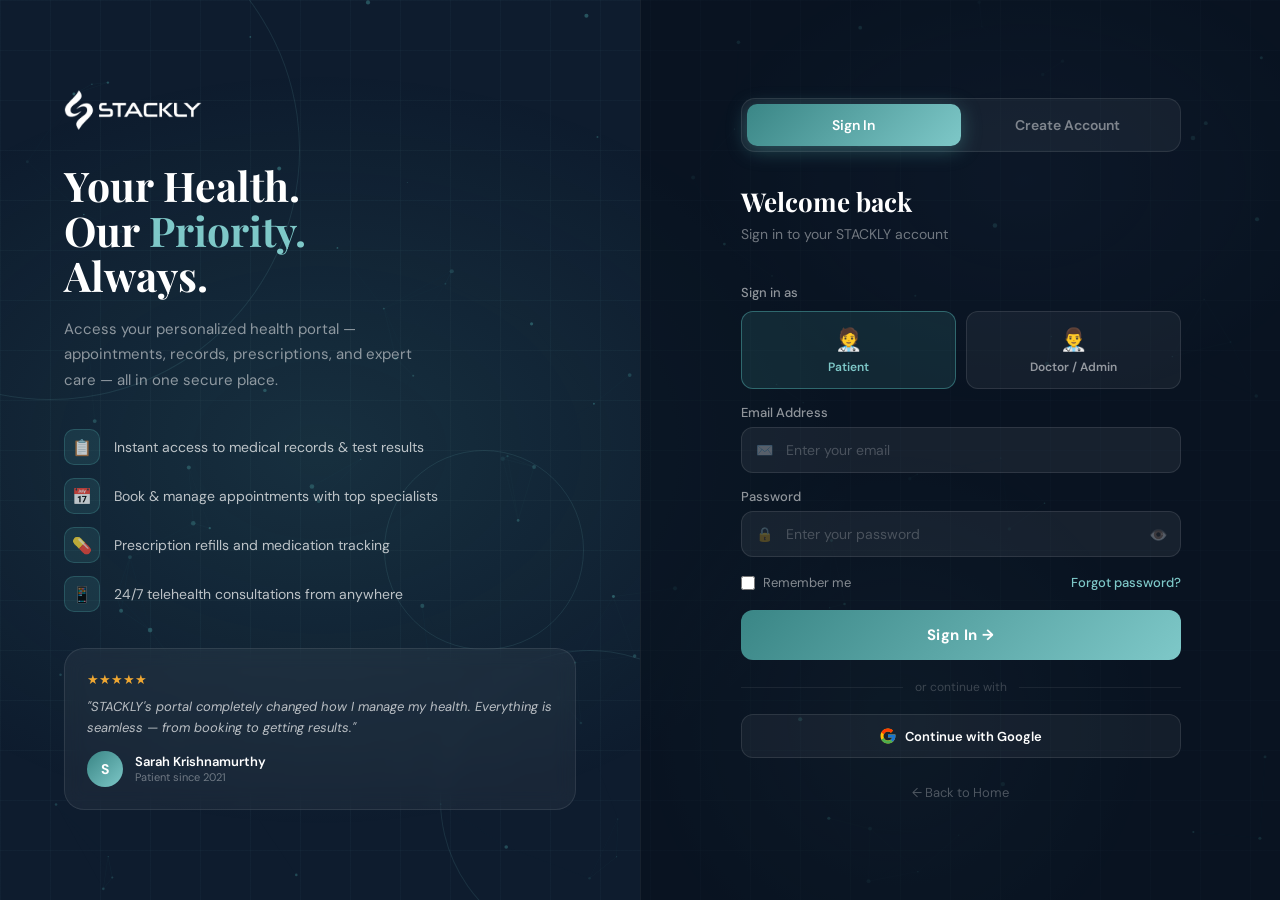
<file: login.html>
<!DOCTYPE html>
<html lang="en">
<head>
<meta charset="UTF-8">
<meta name="viewport" content="width=device-width, initial-scale=1.0">
<title>STACKLY Healthcare — Login</title>
<link href="https://fonts.googleapis.com/css2?family=Playfair+Display:wght@700&family=DM+Sans:wght@300;400;500;600&display=swap" rel="stylesheet">
<script src="https://cdnjs.cloudflare.com/ajax/libs/gsap/3.12.5/gsap.min.js"></script>
<style>
:root {
  --teal:#4fa8a8; --teal-light:#7ec8c8; --teal-dark:#3a8686;
  --slate:#4a6fa5; --slate-dk:#35517a;
  --deep:#1a2e4a; --deep2:#0e1c2e; --navy-dk:#060e18;
  --powder-lt:#e4edf5; --muted:#607488; --gold:#f0a833;
}
*,*::before,*::after{margin:0;padding:0;box-sizing:border-box;}
body{font-family:'DM Sans',sans-serif;min-height:100vh;background:var(--deep2);overflow-x:hidden;}

/* BG */
canvas#login-canvas{position:fixed;inset:0;z-index:0;}
.login-bg-glow{
  position:fixed;inset:0;z-index:1;
  background:
    radial-gradient(ellipse 70% 70% at 25% 50%,rgba(79,168,168,0.14) 0%,transparent 60%),
    radial-gradient(ellipse 50% 50% at 80% 20%,rgba(74,111,165,0.12) 0%,transparent 50%),
    radial-gradient(ellipse 40% 60% at 70% 80%,rgba(126,200,200,0.08) 0%,transparent 50%);
}
.grid-overlay{
  position:fixed;inset:0;z-index:1;
  background-image:linear-gradient(rgba(126,200,200,0.04) 1px,transparent 1px),linear-gradient(90deg,rgba(126,200,200,0.04) 1px,transparent 1px);
  background-size:50px 50px;
}

/* LAYOUT */
.login-wrapper{position:relative;z-index:10;min-height:100vh;display:grid;grid-template-columns:1fr 1fr;}

/* LEFT PANEL */
.login-left{display:flex;flex-direction:column;justify-content:center;padding:60px 64px;position:relative;overflow:hidden;}
.left-decorative-circle{position:absolute;border-radius:50%;border:1px solid rgba(126,200,200,0.12);}
.ldc-1{width:500px;height:500px;top:-100px;left:-200px;}
.ldc-2{width:300px;height:300px;bottom:-50px;right:-100px;}
.ldc-3{width:200px;height:200px;top:50%;left:60%;}
.nav-logo-img{height:40px;width:auto;object-fit:contain;filter:brightness(0) invert(1);}
.left-headline{font-family:'Playfair Display',serif;font-size:clamp(30px,3.2vw,50px);font-weight:700;color:white;line-height:1.1;margin:28px 0 18px;}
.left-headline em{color:var(--teal-light);font-style:normal;}
.left-sub{color:rgba(255,255,255,0.52);font-size:15px;line-height:1.7;margin-bottom:36px;max-width:380px;}
.feature-list{display:flex;flex-direction:column;gap:13px;}
.feature-item{display:flex;align-items:center;gap:14px;color:rgba(255,255,255,0.72);font-size:14px;}
.feature-icon{width:36px;height:36px;flex-shrink:0;background:rgba(79,168,168,0.14);border:1px solid rgba(79,168,168,0.28);border-radius:10px;display:flex;align-items:center;justify-content:center;font-size:16px;}
.testimonial-card{margin-top:36px;background:rgba(255,255,255,0.05);border:1px solid rgba(255,255,255,0.09);border-radius:20px;padding:22px;backdrop-filter:blur(10px);}
.tcard-stars{color:var(--gold);font-size:13px;margin-bottom:9px;}
.tcard-text{color:rgba(255,255,255,0.7);font-size:13px;line-height:1.6;font-style:italic;margin-bottom:12px;}
.tcard-author{display:flex;align-items:center;gap:12px;}
.tcard-avatar{width:36px;height:36px;border-radius:50%;flex-shrink:0;background:linear-gradient(135deg,var(--teal-dark),var(--teal-light));display:flex;align-items:center;justify-content:center;font-size:14px;font-weight:700;color:white;}
.tcard-name{color:white;font-weight:600;font-size:13px;}
.tcard-role{color:rgba(255,255,255,0.38);font-size:11px;}

/* RIGHT PANEL */
.login-right{display:flex;align-items:center;justify-content:center;padding:48px 64px;background:rgba(6,14,24,0.55);border-left:1px solid rgba(255,255,255,0.06);overflow-y:auto;}
.auth-box{width:100%;max-width:440px;}

/* MOBILE LOGO */
.mobile-logo-bar{
  display:none;
  justify-content:center;
  align-items:center;
  padding-bottom:28px;
}
.mobile-logo-bar a{display:inline-flex;align-items:center;gap:10px;text-decoration:none;}
.mobile-logo-bar img{height:36px;width:auto;filter:brightness(0) invert(1);}
.mobile-logo-bar .brand-text{
  font-family:'Playfair Display',serif;
  color:white;font-size:20px;font-weight:700;letter-spacing:-0.3px;
}

/* TOGGLE */
.auth-toggle{display:flex;background:rgba(255,255,255,0.05);border:1px solid rgba(255,255,255,0.09);border-radius:14px;padding:5px;margin-bottom:32px;}
.toggle-btn{flex:1;padding:12px;background:none;border:none;color:rgba(255,255,255,0.45);border-radius:10px;font-size:14px;font-weight:600;cursor:pointer;transition:all 0.3s;font-family:'DM Sans',sans-serif;}
.toggle-btn.active{background:linear-gradient(135deg,var(--teal-dark),var(--teal-light));color:white;box-shadow:0 4px 20px rgba(79,168,168,0.4);}
.auth-title{font-family:'Playfair Display',serif;color:white;font-size:26px;font-weight:700;margin-bottom:6px;}
.auth-sub{color:rgba(255,255,255,0.42);font-size:14px;margin-bottom:26px;}

/* FORMS */
.form-panel{display:none;}
.form-panel.active{display:flex;flex-direction:column;gap:15px;}
.form-row{display:grid;grid-template-columns:1fr 1fr;gap:12px;}
.field-group{display:flex;flex-direction:column;gap:6px;}
.field-label{color:rgba(255,255,255,0.55);font-size:13px;font-weight:500;}
.field-wrap{position:relative;}
.field-icon{position:absolute;left:15px;top:50%;transform:translateY(-50%);font-size:14px;color:rgba(255,255,255,0.28);pointer-events:none;}
.auth-input{width:100%;padding:13px 16px 13px 44px;background:rgba(255,255,255,0.06);border:1px solid rgba(255,255,255,0.1);border-radius:12px;color:white;font-size:14px;font-family:'DM Sans',sans-serif;outline:none;transition:all 0.3s;}
.auth-input::placeholder{color:rgba(255,255,255,0.22);}
.auth-input:focus{border-color:rgba(79,168,168,0.7);background:rgba(79,168,168,0.08);box-shadow:0 0 0 3px rgba(79,168,168,0.14);}
.auth-input.error{border-color:rgba(251,113,133,0.7);box-shadow:0 0 0 3px rgba(251,113,133,0.14);}
.auth-input.match{border-color:rgba(79,168,168,0.7);box-shadow:0 0 0 3px rgba(79,168,168,0.14);}
.auth-input[type="date"]{color-scheme:dark;}
.eye-toggle{position:absolute;right:13px;top:50%;transform:translateY(-50%);background:none;border:none;color:rgba(255,255,255,0.28);cursor:pointer;font-size:15px;transition:color 0.3s;z-index:2;line-height:1;}
.eye-toggle:hover{color:var(--teal-light);}
.error-msg{color:#fb7185;font-size:12px;display:none;}
.success-msg{color:var(--teal-light);font-size:12px;display:none;align-items:center;gap:4px;}
.strength-bar{display:flex;gap:4px;margin-top:5px;}
.strength-seg{flex:1;height:3px;border-radius:2px;background:rgba(255,255,255,0.1);transition:background 0.3s;}
.strength-seg.weak{background:#fb7185;}.strength-seg.medium{background:#f0a833;}.strength-seg.strong{background:var(--teal-light);}
.form-meta{display:flex;align-items:center;justify-content:space-between;margin-top:2px;}
.remember-label{display:flex;align-items:center;gap:8px;color:rgba(255,255,255,0.5);font-size:13px;cursor:pointer;}
.remember-label input{accent-color:var(--teal);width:14px;height:14px;}
.forgot-link{color:var(--teal-light);font-size:13px;text-decoration:none;font-weight:500;cursor:pointer;background:none;border:none;font-family:'DM Sans',sans-serif;}
.forgot-link:hover{opacity:0.75;}
.btn-login{width:100%;padding:15px;background:linear-gradient(135deg,var(--teal-dark),var(--teal-light));border:none;border-radius:12px;color:white;font-size:15px;font-weight:700;cursor:pointer;transition:all 0.3s;margin-top:4px;font-family:'DM Sans',sans-serif;letter-spacing:0.3px;}
.btn-login:hover{transform:translateY(-2px);box-shadow:0 12px 40px rgba(79,168,168,0.5);}
.btn-login:disabled{opacity:0.65;cursor:not-allowed;transform:none;}
.divider{display:flex;align-items:center;gap:12px;color:rgba(255,255,255,0.2);font-size:12px;margin:4px 0;}
.divider::before,.divider::after{content:'';flex:1;height:1px;background:rgba(255,255,255,0.07);}
.social-btns{display:flex;gap:10px;}
.social-btn{flex:1;padding:12px;background:rgba(255,255,255,0.05);border:1px solid rgba(255,255,255,0.1);border-radius:12px;color:white;font-size:13px;font-weight:600;cursor:pointer;display:flex;align-items:center;justify-content:center;gap:8px;transition:all 0.3s;font-family:'DM Sans',sans-serif;text-decoration:none;}
.social-btn:hover{background:rgba(255,255,255,0.1);border-color:rgba(255,255,255,0.2);}
.social-btn svg{width:18px;height:18px;flex-shrink:0;}
.auth-switch{text-align:center;color:rgba(255,255,255,0.38);font-size:13px;margin-top:16px;}
.auth-switch a{color:var(--teal-light);font-weight:600;text-decoration:none;cursor:pointer;}
.back-link{text-align:center;margin-top:8px;}
.back-link a{color:rgba(255,255,255,0.28);font-size:13px;text-decoration:none;}
.back-link a:hover{color:rgba(255,255,255,0.6);}

/* ROLE SELECTOR */
.role-selector{display:grid;grid-template-columns:1fr 1fr;gap:10px;}
.role-card{padding:13px 10px;background:rgba(255,255,255,0.05);border:1px solid rgba(255,255,255,0.1);border-radius:12px;text-align:center;cursor:pointer;transition:all 0.3s;}
.role-card.selected{background:rgba(79,168,168,0.14);border-color:rgba(79,168,168,0.5);}
.role-card-icon{font-size:22px;display:block;margin-bottom:5px;}
.role-card-label{color:rgba(255,255,255,0.55);font-size:12px;font-weight:600;}
.role-card.selected .role-card-label{color:var(--teal-light);}

/* ── SIGNUP TOAST ── */
.toast-overlay{position:fixed;inset:0;z-index:9999;display:flex;align-items:center;justify-content:center;background:rgba(0,0,0,0.6);backdrop-filter:blur(5px);opacity:0;pointer-events:none;transition:opacity 0.3s;}
.toast-overlay.show{opacity:1;pointer-events:all;}
.toast-box{background:var(--deep2);border:1px solid rgba(79,168,168,0.35);border-radius:24px;padding:44px 48px;text-align:center;box-shadow:0 40px 80px rgba(0,0,0,0.6),0 0 60px rgba(79,168,168,0.18);transform:scale(0.85);transition:transform 0.4s cubic-bezier(0.34,1.56,0.64,1);max-width:400px;width:90%;}
.toast-overlay.show .toast-box{transform:scale(1);}
.toast-icon{width:68px;height:68px;background:linear-gradient(135deg,var(--teal-dark),var(--teal-light));border-radius:50%;margin:0 auto 18px;display:flex;align-items:center;justify-content:center;font-size:30px;box-shadow:0 8px 30px rgba(79,168,168,0.5);}
.toast-title{font-family:'Playfair Display',serif;color:white;font-size:22px;font-weight:700;margin-bottom:10px;}
.toast-msg{color:rgba(255,255,255,0.58);font-size:14px;line-height:1.6;margin-bottom:22px;}
.toast-user{color:var(--teal-light);font-weight:700;}
.toast-btn{padding:13px 32px;background:linear-gradient(135deg,var(--teal-dark),var(--teal-light));border:none;border-radius:12px;color:white;font-size:14px;font-weight:700;cursor:pointer;font-family:'DM Sans',sans-serif;transition:all 0.3s;}
.toast-btn:hover{transform:translateY(-2px);box-shadow:0 8px 24px rgba(79,168,168,0.5);}
@keyframes dot{0%,80%,100%{transform:scale(0.6);opacity:0.4}40%{transform:scale(1);opacity:1}}

/* ── FORGOT PASSWORD MODAL ── */
.modal-backdrop{position:fixed;inset:0;z-index:9998;background:rgba(0,0,0,0.65);backdrop-filter:blur(6px);display:flex;align-items:center;justify-content:center;opacity:0;pointer-events:none;transition:opacity 0.3s;}
.modal-backdrop.show{opacity:1;pointer-events:all;}
.modal-card{background:var(--deep2);border:1px solid rgba(79,168,168,0.3);border-radius:24px;padding:40px 40px 36px;max-width:400px;width:90%;transform:scale(0.88) translateY(20px);transition:transform 0.4s cubic-bezier(0.34,1.56,0.64,1);position:relative;}
.modal-backdrop.show .modal-card{transform:scale(1) translateY(0);}
.modal-close{position:absolute;top:16px;right:16px;background:rgba(255,255,255,0.07);border:none;color:rgba(255,255,255,0.4);width:30px;height:30px;border-radius:50%;font-size:16px;cursor:pointer;display:flex;align-items:center;justify-content:center;transition:all 0.2s;}
.modal-close:hover{background:rgba(255,255,255,0.14);color:white;}
.modal-icon{width:56px;height:56px;background:rgba(79,168,168,0.14);border:1px solid rgba(79,168,168,0.3);border-radius:16px;display:flex;align-items:center;justify-content:center;font-size:26px;margin-bottom:18px;}
.modal-title{font-family:'Playfair Display',serif;color:white;font-size:22px;font-weight:700;margin-bottom:8px;}
.modal-sub{color:rgba(255,255,255,0.45);font-size:14px;line-height:1.6;margin-bottom:24px;}
.modal-success{display:none;text-align:center;padding:10px 0 4px;}
.modal-success-icon{font-size:42px;margin-bottom:12px;}
.modal-success-text{color:var(--teal-light);font-size:15px;font-weight:600;margin-bottom:6px;}
.modal-success-sub{color:rgba(255,255,255,0.42);font-size:13px;line-height:1.6;}

/* RESPONSIVE */
@media(max-width:1100px){.login-left,.login-right{padding:48px 44px;}}
@media(max-width:900px){
  .login-wrapper{grid-template-columns:1fr;}
  .login-left{display:none;}
  .mobile-logo-bar{display:flex;}
  .login-right{
    padding:40px 36px;min-height:100vh;
    align-items:flex-start;overflow:auto;
    -webkit-overflow-scrolling:touch;
  }
  body{overflow:auto;}
  .auth-box{padding-top:0;}
}
@media(max-width:600px){
  .login-right{padding:32px 20px;}
  .auth-box{max-width:100%;}
  .auth-title{font-size:22px;}
  .mobile-logo-bar{padding-bottom:24px;}
}
@media(max-width:480px){
  .form-row{grid-template-columns:1fr;}
  .login-right{padding:24px 16px;}
  .toast-box{padding:36px 24px;}
  .modal-card{padding:32px 24px 28px;}
}
</style>
</head>
<body>

<canvas id="login-canvas"></canvas>
<div class="login-bg-glow"></div>
<div class="grid-overlay"></div>

<!-- SIGNUP TOAST -->
<div class="toast-overlay" id="signup-toast">
  <div class="toast-box">
    <div class="toast-icon">🎉</div>
    <div class="toast-title">Account Created!</div>
    <p class="toast-msg">
      Your STACKLY account has been created successfully.<br>
      <span class="toast-user" id="signup-toast-user"></span>
    </p>
    <button class="toast-btn" onclick="goToSignIn()">Continue to Sign In →</button>
  </div>
</div>

<!-- FORGOT PASSWORD MODAL -->
<div class="modal-backdrop" id="forgot-modal">
  <div class="modal-card">
    <button class="modal-close" onclick="closeForgotModal()" aria-label="Close">✕</button>

    <!-- Form state -->
    <div id="forgot-form-state">
      <div class="modal-icon">🔑</div>
      <div class="modal-title">Forgot password?</div>
      <p class="modal-sub">Enter the email address linked to your account. We'll send you a reset link.</p>
      <div class="field-group" style="margin-bottom:16px;">
        <label class="field-label">Email Address</label>
        <div class="field-wrap">
          <span class="field-icon">✉️</span>
          <input type="email" class="auth-input" id="forgot-email" placeholder="Enter your email">
        </div>
        <div class="error-msg" id="err-forgot-email">Please enter a valid email address.</div>
      </div>
      <button class="btn-login" id="btn-forgot" onclick="handleForgotPassword()">Send Reset Link →</button>
    </div>

    <!-- Success state -->
    <div class="modal-success" id="forgot-success-state">
      <div class="modal-success-icon">📬</div>
      <div class="modal-success-text">Reset link sent!</div>
      <p class="modal-success-sub">Check your inbox at <strong id="forgot-sent-email" style="color:var(--teal-light);font-weight:600;"></strong>. The link expires in 15 minutes.</p>
      <button class="toast-btn" style="margin-top:22px;" onclick="closeForgotModal()">Back to Sign In</button>
    </div>
  </div>
</div>

<div class="login-wrapper">

  <!-- LEFT PANEL (desktop) -->
  <div class="login-left">
    <div class="left-decorative-circle ldc-1"></div>
    <div class="left-decorative-circle ldc-2"></div>
    <div class="left-decorative-circle ldc-3"></div>
    <a href="index.html"><img src="logo-stackly.png" alt="STACKLY" class="nav-logo-img"></a>
    <h1 class="left-headline">Your Health.<br>Our <em>Priority.</em><br>Always.</h1>
    <p class="left-sub">Access your personalized health portal — appointments, records, prescriptions, and expert care — all in one secure place.</p>
    <div class="feature-list">
      <div class="feature-item"><div class="feature-icon">📋</div><span>Instant access to medical records &amp; test results</span></div>
      <div class="feature-item"><div class="feature-icon">📅</div><span>Book &amp; manage appointments with top specialists</span></div>
      <div class="feature-item"><div class="feature-icon">💊</div><span>Prescription refills and medication tracking</span></div>
      <div class="feature-item"><div class="feature-icon">📱</div><span>24/7 telehealth consultations from anywhere</span></div>
    </div>
    <div class="testimonial-card">
      <div class="tcard-stars">★★★★★</div>
      <p class="tcard-text">"STACKLY's portal completely changed how I manage my health. Everything is seamless — from booking to getting results."</p>
      <div class="tcard-author">
        <div class="tcard-avatar">S</div>
        <div>
          <div class="tcard-name">Sarah Krishnamurthy</div>
          <div class="tcard-role">Patient since 2021</div>
        </div>
      </div>
    </div>
  </div>

  <!-- RIGHT PANEL -->
  <div class="login-right">
    <div class="auth-box">

      <!-- MOBILE LOGO -->
      <div class="mobile-logo-bar">
        <a href="index.html">
          <img src="logo-stackly.png" alt="STACKLY" style="height:36px;width:auto;filter:brightness(0) invert(1);">
        </a>
      </div>

      <!-- TOGGLE -->
      <div class="auth-toggle">
        <button class="toggle-btn active" id="toggle-signin" onclick="switchMode('signin')">Sign In</button>
        <button class="toggle-btn" id="toggle-signup" onclick="switchMode('signup')">Create Account</button>
      </div>

      <!-- SIGN IN -->
      <div class="form-panel active" id="panel-signin">
        <div>
          <h2 class="auth-title">Welcome back</h2>
          <p class="auth-sub">Sign in to your STACKLY account</p>
        </div>
        <div>
          <div class="field-label" style="margin-bottom:10px;">Sign in as</div>
          <div class="role-selector">
            <div class="role-card selected" id="role-patient" onclick="selectRole('patient')">
              <span class="role-card-icon">🧑‍⚕️</span>
              <div class="role-card-label">Patient</div>
            </div>
            <div class="role-card" id="role-doctor" onclick="selectRole('doctor')">
              <span class="role-card-icon">👨‍⚕️</span>
              <div class="role-card-label">Doctor / Admin</div>
            </div>
          </div>
        </div>
        <div class="field-group">
          <label class="field-label">Email Address</label>
          <div class="field-wrap">
            <span class="field-icon">✉️</span>
            <input type="email" class="auth-input" id="signin-email" placeholder="Enter your email">
          </div>
          <div class="error-msg" id="err-signin-email">Please enter a valid email address.</div>
        </div>
        <div class="field-group">
          <label class="field-label">Password</label>
          <div class="field-wrap">
            <span class="field-icon">🔒</span>
            <input type="password" class="auth-input" id="signin-pass" placeholder="Enter your password">
            <button class="eye-toggle" type="button" onclick="togglePw('signin-pass',this)">👁️</button>
          </div>
          <div class="error-msg" id="err-signin-pass">Please enter your password.</div>
        </div>
        <div class="form-meta">
          <label class="remember-label"><input type="checkbox" id="remember-me"> Remember me</label>
          <button class="forgot-link" onclick="openForgotModal()">Forgot password?</button>
        </div>
        <button class="btn-login" id="btn-signin" onclick="handleLogin()">Sign In →</button>
        <div class="divider">or continue with</div>
        <div class="social-btns">
          <a class="social-btn" href="error.html">
            <svg viewBox="0 0 48 48"><path fill="#FFC107" d="M43.6 20H24v8h11.3C33.7 33.1 29.3 36 24 36c-6.6 0-12-5.4-12-12s5.4-12 12-12c3 0 5.8 1.1 7.9 3l5.7-5.7C34.1 6.5 29.3 4 24 4 12.9 4 4 12.9 4 24s8.9 20 20 20c11 0 19.7-8 19.7-20 0-1.3-.1-2.7-.1-4z"/><path fill="#FF3D00" d="M6.3 14.7l6.6 4.8C14.5 15.1 18.9 12 24 12c3 0 5.8 1.1 7.9 3l5.7-5.7C34.1 6.5 29.3 4 24 4 16.3 4 9.7 8.3 6.3 14.7z"/><path fill="#4CAF50" d="M24 44c5.2 0 9.9-1.9 13.5-5l-6.2-5.2C29.5 35.6 26.9 36 24 36c-5.3 0-9.7-2.9-11.3-7l-6.6 4.8C9.7 39.7 16.3 44 24 44z"/><path fill="#1976D2" d="M43.6 20H24v8h11.3c-.9 2.4-2.5 4.4-4.5 5.8l6.2 5.2C40.8 35.4 44 30.1 44 24c0-1.3-.1-2.7-.4-4z"/></svg>
            Continue with Google
          </a>
        </div>
        <!-- <div class="auth-switch">Don't have an account? <a onclick="switchMode('signup')">Sign Up</a></div> -->
        <div class="back-link"><a href="index.html">← Back to Home</a></div>
      </div>

      <!-- SIGN UP -->
      <div class="form-panel" id="panel-signup">
        <div>
          <h2 class="auth-title">Create account</h2>
          <p class="auth-sub">Join 48,000+ patients on STACKLY Health</p>
        </div>
        <div class="form-row">
          <div class="field-group">
            <label class="field-label">First Name</label>
            <div class="field-wrap"><span class="field-icon">👤</span><input type="text" class="auth-input" id="signup-fname" placeholder="Enter your first name"></div>
            <div class="error-msg" id="err-fname">First name is required.</div>
          </div>
          <div class="field-group">
            <label class="field-label">Last Name</label>
            <div class="field-wrap"><span class="field-icon">👤</span><input type="text" class="auth-input" id="signup-lname" placeholder="Enter your last name"></div>
            <div class="error-msg" id="err-lname">Last name is required.</div>
          </div>
        </div>
        <div class="field-group">
          <label class="field-label">Email Address</label>
          <div class="field-wrap"><span class="field-icon">✉️</span><input type="email" class="auth-input" id="signup-email" placeholder="Enter your email address"></div>
          <div class="error-msg" id="err-email">Please enter a valid email.</div>
        </div>
        <div class="field-group">
          <label class="field-label">Phone Number</label>
          <div class="field-wrap"><span class="field-icon">📞</span><input type="tel" class="auth-input" id="signup-phone" placeholder="Enter your phone number"></div>
          <div class="error-msg" id="err-phone">Phone number is required.</div>
        </div>
        <div class="field-group">
          <label class="field-label">Age</label>
          <div class="field-wrap"><span class="field-icon">📅</span><input type="tel" class="auth-input" id="signup-age" placeholder="Enter your age"></div>
          <div class="error-msg" id="err-age">Age is required.</div>
        </div>
        <div class="field-group">
          <label class="field-label">Create Password</label>
          <div class="field-wrap">
            <span class="field-icon">🔒</span>
            <input type="password" class="auth-input" id="pw-signup" placeholder="Min. 8 characters" oninput="checkStrength(this.value); checkConfirm();">
            <button class="eye-toggle" type="button" onclick="togglePw('pw-signup',this)">👁️</button>
          </div>
          <div class="strength-bar">
            <div class="strength-seg" id="seg1"></div><div class="strength-seg" id="seg2"></div>
            <div class="strength-seg" id="seg3"></div><div class="strength-seg" id="seg4"></div>
          </div>
          <div class="error-msg" id="err-pw">Password must be at least 8 characters.</div>
        </div>
        <div class="field-group">
          <label class="field-label">Confirm Password</label>
          <div class="field-wrap">
            <span class="field-icon">🔑</span>
            <input type="password" class="auth-input" id="pw-confirm" placeholder="Re-enter your password" oninput="checkConfirm()">
            <button class="eye-toggle" type="button" onclick="togglePw('pw-confirm',this)">👁️</button>
          </div>
          <div class="error-msg" id="err-pw-confirm">Passwords do not match.</div>
          <div class="success-msg" id="ok-pw-confirm" style="display:none;">✔ Passwords match</div>
        </div>
        <button class="btn-login" id="btn-signup" onclick="handleSignup()">Create My Account →</button>
        <div class="divider">or sign up with</div>
        <div class="social-btns">
          <a class="social-btn" href="error.html">
            <svg viewBox="0 0 48 48"><path fill="#FFC107" d="M43.6 20H24v8h11.3C33.7 33.1 29.3 36 24 36c-6.6 0-12-5.4-12-12s5.4-12 12-12c3 0 5.8 1.1 7.9 3l5.7-5.7C34.1 6.5 29.3 4 24 4 12.9 4 4 12.9 4 24s8.9 20 20 20c11 0 19.7-8 19.7-20 0-1.3-.1-2.7-.1-4z"/><path fill="#FF3D00" d="M6.3 14.7l6.6 4.8C14.5 15.1 18.9 12 24 12c3 0 5.8 1.1 7.9 3l5.7-5.7C34.1 6.5 29.3 4 24 4 16.3 4 9.7 8.3 6.3 14.7z"/><path fill="#4CAF50" d="M24 44c5.2 0 9.9-1.9 13.5-5l-6.2-5.2C29.5 35.6 26.9 36 24 36c-5.3 0-9.7-2.9-11.3-7l-6.6 4.8C9.7 39.7 16.3 44 24 44z"/><path fill="#1976D2" d="M43.6 20H24v8h11.3c-.9 2.4-2.5 4.4-4.5 5.8l6.2 5.2C40.8 35.4 44 30.1 44 24c0-1.3-.1-2.7-.4-4z"/></svg>
            Continue with Google
          </a>
        </div>
        <p style="color:rgba(255,255,255,0.28);font-size:12px;text-align:center;margin-top:12px;">
          By creating an account you agree to our
          <a href="./error.html" style="color:var(--teal-light);">Terms</a> and
          <a href="./error.html" style="color:var(--teal-light);">Privacy Policy</a>
        </p>
        <div class="auth-switch">Already have an account? <a onclick="switchMode('signin')">Sign In</a></div>
      </div>

    </div>
  </div>
</div>

<script>
/* ══ CANVAS PARTICLES ══ */
const canvas = document.getElementById('login-canvas');
const ctx = canvas.getContext('2d');
function resizeCanvas(){canvas.width=window.innerWidth;canvas.height=window.innerHeight;}
resizeCanvas();
window.addEventListener('resize',resizeCanvas);
class Particle{
  constructor(){this.reset();}
  reset(){this.x=Math.random()*canvas.width;this.y=Math.random()*canvas.height;this.vx=(Math.random()-0.5)*0.4;this.vy=(Math.random()-0.5)*0.4;this.r=Math.random()*1.8+0.5;this.a=Math.random()*0.35+0.1;}
  update(){this.x+=this.vx;this.y+=this.vy;if(this.x<0||this.x>canvas.width||this.y<0||this.y>canvas.height)this.reset();}
  draw(){ctx.beginPath();ctx.arc(this.x,this.y,this.r,0,Math.PI*2);ctx.fillStyle=`rgba(79,168,168,${this.a})`;ctx.fill();}
}
const particles=Array.from({length:110},()=>new Particle());
function drawLines(){for(let i=0;i<particles.length;i++)for(let j=i+1;j<particles.length;j++){const dx=particles[i].x-particles[j].x,dy=particles[i].y-particles[j].y,d=Math.sqrt(dx*dx+dy*dy);if(d<120){ctx.beginPath();ctx.strokeStyle=`rgba(79,168,168,${0.1*(1-d/120)})`;ctx.lineWidth=0.5;ctx.moveTo(particles[i].x,particles[i].y);ctx.lineTo(particles[j].x,particles[j].y);ctx.stroke();}}}
(function animate(){ctx.clearRect(0,0,canvas.width,canvas.height);drawLines();particles.forEach(p=>{p.update();p.draw();});requestAnimationFrame(animate);})();

/* ══ DECORATIVE CIRCLES ══ */
let a1=0,a2=0;
setInterval(()=>{a1+=0.5;a2-=0.5;const c1=document.querySelector('.ldc-1'),c2=document.querySelector('.ldc-2');if(c1)c1.style.transform=`rotate(${a1}deg)`;if(c2)c2.style.transform=`rotate(${a2}deg)`;},50);

/* ══ GSAP ENTRANCE ══ */
window.addEventListener('DOMContentLoaded',()=>{
  const tl=gsap.timeline({defaults:{ease:'power3.out'},delay:0.1});
  tl.fromTo('.login-left > *',{opacity:0,x:-30},{opacity:1,x:0,stagger:0.1,duration:0.7},0);
  tl.fromTo('.mobile-logo-bar',{opacity:0,y:-20},{opacity:1,y:0,duration:0.5},0);
  tl.fromTo('.auth-toggle',{opacity:0,y:-20},{opacity:1,y:0,duration:0.5},0.15);
  tl.fromTo('.auth-title,.auth-sub',{opacity:0,y:20},{opacity:1,y:0,stagger:0.08,duration:0.55},0.3);
  tl.fromTo('.field-group,.role-selector,.form-meta,.btn-login,.divider,.social-btns,.auth-switch,.back-link',
    {opacity:0,y:16},{opacity:1,y:0,stagger:0.05,duration:0.5},0.45);
});

/* ══ STATE ══ */
let selectedRole='patient';
let accounts=JSON.parse(localStorage.getItem('medicore_accounts')||'{}');

/* ══ HELPERS ══ */
function switchMode(mode){
  const si=document.getElementById('panel-signin'),su=document.getElementById('panel-signup');
  const ti=document.getElementById('toggle-signin'),tu=document.getElementById('toggle-signup');
  if(mode==='signin'){ti.classList.add('active');tu.classList.remove('active');su.classList.remove('active');si.classList.add('active');}
  else{tu.classList.add('active');ti.classList.remove('active');si.classList.remove('active');su.classList.add('active');}
  const panel=mode==='signin'?si:su;
  gsap.fromTo(panel.children,{opacity:0,y:14},{opacity:1,y:0,stagger:0.05,duration:0.4,ease:'power2.out'});
}
function selectRole(role){
  selectedRole=role;
  document.getElementById('role-patient').classList.toggle('selected',role==='patient');
  document.getElementById('role-doctor').classList.toggle('selected',role==='doctor');
}
function togglePw(id,btn){const inp=document.getElementById(id);inp.type=inp.type==='password'?'text':'password';btn.textContent=inp.type==='password'?'👁️':'🙈';}
function checkStrength(val){
  const segs=['seg1','seg2','seg3','seg4'].map(id=>document.getElementById(id));
  segs.forEach(s=>{s.className='strength-seg';});
  let score=0;
  if(val.length>=6)score++;if(val.length>=10)score++;
  if(/[A-Z]/.test(val)&&/[0-9]/.test(val))score++;if(/[^A-Za-z0-9]/.test(val))score++;
  const cls=score<=1?'weak':score<=2?'medium':'strong';
  for(let i=0;i<score;i++)segs[i].classList.add(cls);
}

/* ══ CONFIRM PASSWORD LIVE CHECK ══ */
function checkConfirm(){
  const pw=document.getElementById('pw-signup').value;
  const confirm=document.getElementById('pw-confirm').value;
  const errEl=document.getElementById('err-pw-confirm');
  const okEl=document.getElementById('ok-pw-confirm');
  const confirmInput=document.getElementById('pw-confirm');
  if(confirm.length===0){errEl.style.display='none';okEl.style.display='none';confirmInput.classList.remove('error','match');return;}
  if(pw===confirm){errEl.style.display='none';okEl.style.display='flex';confirmInput.classList.remove('error');confirmInput.classList.add('match');}
  else{okEl.style.display='none';errEl.style.display='block';confirmInput.classList.add('error');confirmInput.classList.remove('match');}
}

function showErr(id,show){const el=document.getElementById(id);if(el)el.style.display=show?'block':'none';}
function markInput(id,err){const el=document.getElementById(id);if(el)el.classList.toggle('error',err);}

/* ══ LOGIN — no toast, direct redirect ══ */
function handleLogin(){
  const email=document.getElementById('signin-email').value.trim();
  const pass=document.getElementById('signin-pass').value;
  const rx=/^[^\s@]+@[^\s@]+\.[^\s@]+$/;
  let valid=true;
  if(!email||!rx.test(email)){showErr('err-signin-email',true);markInput('signin-email',true);valid=false;}
  else{showErr('err-signin-email',false);markInput('signin-email',false);}
  if(!pass){showErr('err-signin-pass',true);markInput('signin-pass',true);valid=false;}
  else{showErr('err-signin-pass',false);markInput('signin-pass',false);}
  if(!valid)return;

  const btn=document.getElementById('btn-signin');
  btn.textContent='Sign in…';btn.disabled=true;

  setTimeout(()=>{
    btn.textContent='Sign In →';btn.disabled=false;
    const stored=accounts[email];
    const name=stored?stored.name:(email.split('@')[0]);
    const initials=name.split(' ').map(w=>w[0]).join('').toUpperCase().slice(0,2);
    sessionStorage.setItem('medicore_current_user',JSON.stringify({
      email,name,initials,
      role:selectedRole,
      phone:stored?stored.phone:'',
      age:stored?stored.age:''
    }));
    if(selectedRole==='doctor'){window.location.href='admin-dashboard.html';}
    else{window.location.href='user-dashboard.html';}
  },1400);
}

/* ══ SIGNUP ══ */
function handleSignup(){
  const fname=document.getElementById('signup-fname').value.trim();
  const lname=document.getElementById('signup-lname').value.trim();
  const email=document.getElementById('signup-email').value.trim();
  const phone=document.getElementById('signup-phone').value.trim();
  const age=document.getElementById('signup-age').value.trim();
  const pass=document.getElementById('pw-signup').value;
  const confirm=document.getElementById('pw-confirm').value;
  const rx=/^[^\s@]+@[^\s@]+\.[^\s@]+$/;
  let valid=true;
  if(!fname){showErr('err-fname',true);markInput('signup-fname',true);valid=false;}else{showErr('err-fname',false);markInput('signup-fname',false);}
  if(!lname){showErr('err-lname',true);markInput('signup-lname',true);valid=false;}else{showErr('err-lname',false);markInput('signup-lname',false);}
  if(!email||!rx.test(email)){showErr('err-email',true);markInput('signup-email',true);valid=false;}else{showErr('err-email',false);markInput('signup-email',false);}
  if(!phone){showErr('err-phone',true);markInput('signup-phone',true);valid=false;}else{showErr('err-phone',false);markInput('signup-phone',false);}
  if(!age){showErr('err-age',true);markInput('signup-age',true);valid=false;}else{showErr('err-age',false);markInput('signup-age',false);}
  if(pass.length<8){showErr('err-pw',true);markInput('pw-signup',true);valid=false;}else{showErr('err-pw',false);markInput('pw-signup',false);}
  if(pass!==confirm){
    showErr('err-pw-confirm',true);
    document.getElementById('ok-pw-confirm').style.display='none';
    markInput('pw-confirm',true);valid=false;
  } else if(confirm.length===0){
    showErr('err-pw-confirm',true);
    document.getElementById('err-pw-confirm').textContent='Please confirm your password.';
    markInput('pw-confirm',true);valid=false;
  } else {
    document.getElementById('err-pw-confirm').textContent='Passwords do not match.';
    showErr('err-pw-confirm',false);markInput('pw-confirm',false);
  }
  if(!valid)return;

  const btn=document.getElementById('btn-signup');
  btn.textContent='Creating account…';btn.disabled=true;
  setTimeout(()=>{
    btn.textContent='Create My Account →';btn.disabled=false;
    accounts[email]={name:fname+' '+lname,email,phone,age,pass};
    localStorage.setItem('medicore_accounts',JSON.stringify(accounts));
    document.getElementById('signup-toast-user').textContent=fname+' '+lname+' · '+email;
    document.getElementById('signup-toast').classList.add('show');
  },1400);
}

function goToSignIn(){
  document.getElementById('signup-toast').classList.remove('show');
  document.getElementById('signin-email').value=document.getElementById('signup-email').value.trim();
  switchMode('signin');
}

/* ══ FORGOT PASSWORD MODAL ══ */
function openForgotModal(){
  // Reset to form state
  document.getElementById('forgot-form-state').style.display='block';
  document.getElementById('forgot-success-state').style.display='none';
  document.getElementById('forgot-email').value='';
  document.getElementById('forgot-email').classList.remove('error');
  showErr('err-forgot-email',false);
  document.getElementById('btn-forgot').textContent='Send Reset Link →';
  document.getElementById('btn-forgot').disabled=false;
  document.getElementById('forgot-modal').classList.add('show');
}

function closeForgotModal(){
  document.getElementById('forgot-modal').classList.remove('show');
}

function handleForgotPassword(){
  const email=document.getElementById('forgot-email').value.trim();
  const rx=/^[^\s@]+@[^\s@]+\.[^\s@]+$/;
  if(!email||!rx.test(email)){
    showErr('err-forgot-email',true);
    markInput('forgot-email',true);
    return;
  }
  showErr('err-forgot-email',false);
  markInput('forgot-email',false);
  const btn=document.getElementById('btn-forgot');
  btn.textContent='Sending…';btn.disabled=true;
  setTimeout(()=>{
    document.getElementById('forgot-sent-email').textContent=email;
    document.getElementById('forgot-form-state').style.display='none';
    document.getElementById('forgot-success-state').style.display='block';
  },1400);
}

// Close modal on backdrop click
document.getElementById('forgot-modal').addEventListener('click',function(e){
  if(e.target===this)closeForgotModal();
});

document.querySelectorAll('.auth-input').forEach(inp=>
  inp.addEventListener('input',()=>{
    inp.classList.remove('error');
    if(inp.id!=='pw-confirm')inp.classList.remove('match');
  })
);
</script>
</body>
</html>
</file>
